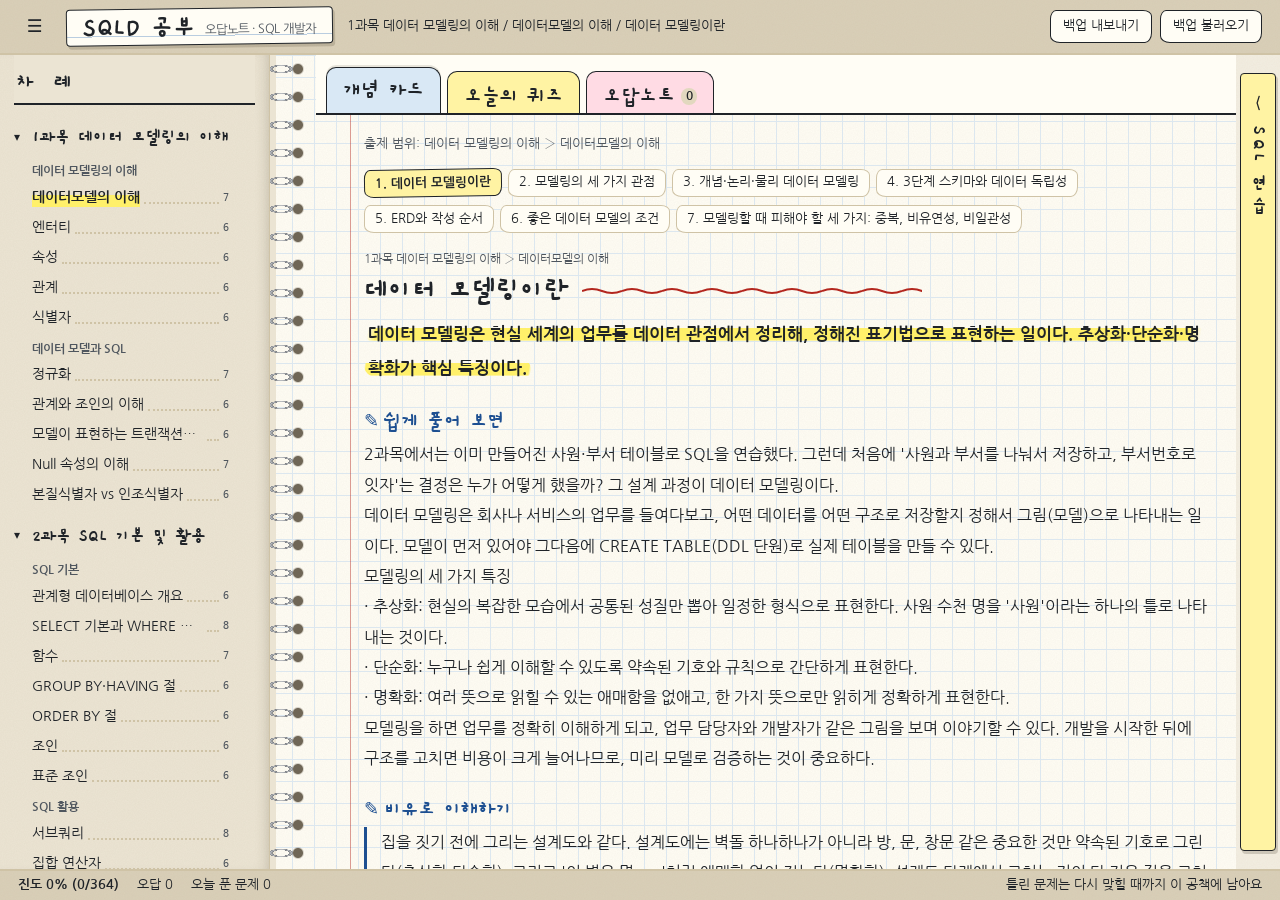
<file: index.html>
<!doctype html>
<html lang="ko">
<head>
  <meta charset="utf-8">
  <meta name="viewport" content="width=device-width, initial-scale=1">
  <title>SQLD 공부</title>
  <meta name="theme-color" content="#efe8d8">
  <link rel="manifest" href="manifest.webmanifest">
  <link rel="icon" href="icon.svg" type="image/svg+xml">
  <link rel="stylesheet" href="style.css">
</head>
<body>
  <div class="app" id="app">
    <header class="titlebar">
      <button type="button" class="icon-btn" id="btn-tree" aria-controls="explorer" aria-expanded="true" title="탐색기 열고 닫기">
        <span aria-hidden="true">☰</span><span class="sr-only">탐색기</span>
      </button>
      <!-- 공책 표지에 붙인 이름표 -->
      <div class="name-label">
        <h1 class="app-title">SQLD 공부</h1>
        <span class="name-sub">오답노트 · SQL 개발자</span>
      </div>
      <span class="title-path" id="title-path"></span>
      <div class="titlebar-actions">
        <button type="button" class="ghost" id="btn-export">백업 내보내기</button>
        <button type="button" class="ghost" id="btn-import">백업 불러오기</button>
        <input type="file" id="file-import" accept="application/json,.json" hidden>
      </div>
    </header>

    <main class="layout">
      <nav class="explorer" id="explorer" aria-label="과목과 단원">
        <div class="pane-head"><span>차 례</span></div>
        <div class="tree" id="tree"></div>
      </nav>

      <section class="panel panel-left" aria-label="공부">
        <div class="tabs" role="tablist">
          <button type="button" role="tab" data-tab="cards"><span class="tab-icon icon-md" aria-hidden="true"></span>개념 카드</button>
          <button type="button" role="tab" data-tab="quiz"><span class="tab-icon icon-quiz" aria-hidden="true"></span>오늘의 퀴즈</button>
          <button type="button" role="tab" data-tab="wrong"><span class="tab-icon icon-wrong" aria-hidden="true"></span>오답노트 <span class="badge" id="wrong-count">0</span></button>
        </div>
        <div class="view" id="view-cards" role="tabpanel"></div>
        <div class="view" id="view-quiz" role="tabpanel" hidden></div>
        <div class="view" id="view-wrong" role="tabpanel" hidden></div>
      </section>

      <section class="panel panel-right" id="practice" aria-label="SQL 연습">
        <div class="pane-head">
          <span>SQL 연습</span>
          <span class="pane-head-right">
            <span class="file-name">메모지</span>
            <button type="button" class="icon-btn" id="btn-practice-close" aria-controls="practice" aria-expanded="true" title="SQL 연습창 접기">
              <span aria-hidden="true">⟩</span><span class="sr-only">SQL 연습창 접기</span>
            </button>
          </span>
        </div>
        <div class="practice-body">
          <p class="notice"><span class="warn-mark" aria-hidden="true">⚠</span> 여기서는 SQLite로 실행돼요. <strong>오라클과 문법이 다를 수 있어요.</strong></p>
          <details class="schema">
            <summary>예제 테이블 구조</summary>
            <div id="schema-list"></div>
          </details>
          <div class="code-editor">
            <div class="gutter" id="editor-gutter" aria-hidden="true"></div>
            <div class="code-area">
              <pre class="code-hl" aria-hidden="true"><code id="editor-hl"></code></pre>
              <textarea id="sql-editor" spellcheck="false" autocapitalize="off" autocomplete="off" wrap="off" aria-label="SQL 입력"></textarea>
            </div>
          </div>
          <div class="editor-actions">
            <button type="button" class="primary" id="btn-run">▶ 실행 <span class="shortcut"><kbd>Ctrl</kbd>+<kbd>Enter</kbd></span></button>
            <button type="button" id="btn-reset-db" title="예제 테이블을 처음 상태로 되돌려요">테이블 초기화</button>
          </div>
          <div class="terminal">
            <div class="terminal-head"><span>결과</span><span class="terminal-tag">SQLite</span></div>
            <div class="terminal-body" id="sql-result" aria-live="polite"></div>
          </div>
        </div>
      </section>

      <!-- 연습창을 접었을 때만 보이는 막대. 누르면 다시 펼친다. -->
      <button type="button" class="practice-rail" id="btn-practice-open" aria-controls="practice" aria-expanded="true" title="SQL 연습창 펼치기">
        <span aria-hidden="true">⟨</span><span class="rail-label">SQL 연습</span>
      </button>
    </main>

    <footer class="statusbar" aria-label="상태">
      <span class="st-item" id="st-progress">진도 0%</span>
      <span class="st-item" id="st-wrong">오답 0</span>
      <span class="st-item" id="st-today">오늘 푼 문제 0</span>
      <span class="st-spacer"></span>
      <span class="st-item st-dim">틀린 문제는 다시 맞힐 때까지 이 공책에 남아요</span>
    </footer>
  </div>

  <div id="toast" role="status" hidden></div>

  <script src="vendor/sql-wasm.js"></script>
  <script type="module" src="app.js"></script>
</body>
</html>
</file>
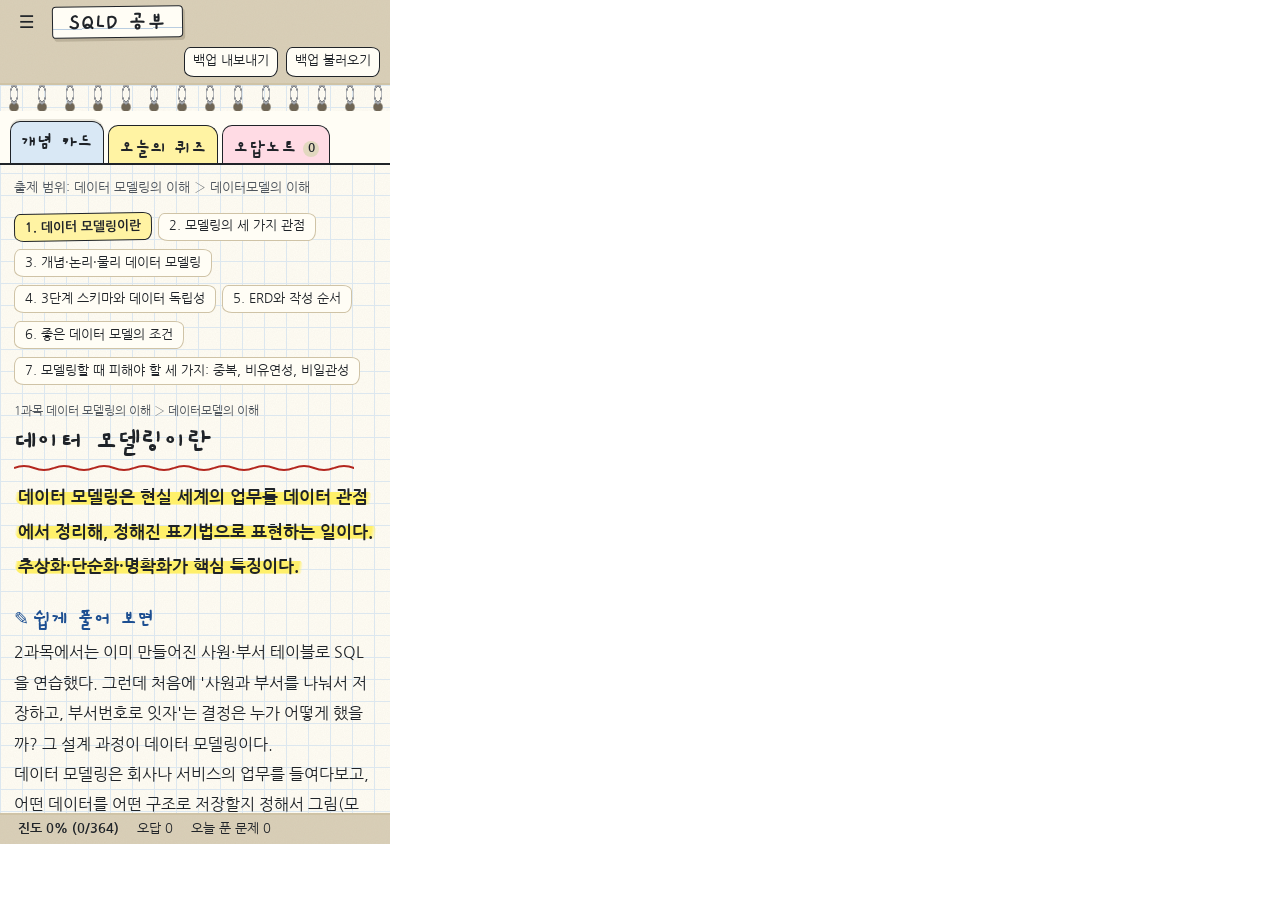
<file: tests/frame.html>
<!doctype html>
<html lang="ko">
<head>
  <meta charset="utf-8">
  <title>폭 고정 보기</title>
  <!-- 스크린샷용: 앱을 정해진 크기의 iframe 안에서 연다(헤드리스 Chrome은 창을 500px보다 좁게 못 만든다).
       예: frame.html?w=390&h=844&hash=cards&ui={"subject":1,"unit":1,"card":2}
       ui를 주면 그 카드가 열린 상태로 시작한다(?ns=shot 전용 저장소에만 쓴다). -->
  <style>html, body { margin: 0; } iframe { border: 0; display: block; }</style>
</head>
<body>
  <script>
    const p = new URLSearchParams(location.search);
    for (const k of Object.keys(localStorage)) if (k.startsWith('sqld-study:shot')) localStorage.removeItem(k);
    if (p.get('ui')) localStorage.setItem('sqld-study:shot:ui', p.get('ui'));
    const f = document.createElement('iframe');
    f.width = p.get('w') || 390;
    f.height = p.get('h') || 844;
    f.src = `../index.html?ns=shot#${p.get('hash') || 'cards'}`;
    document.body.append(f);
  </script>
</body>
</html>
</file>
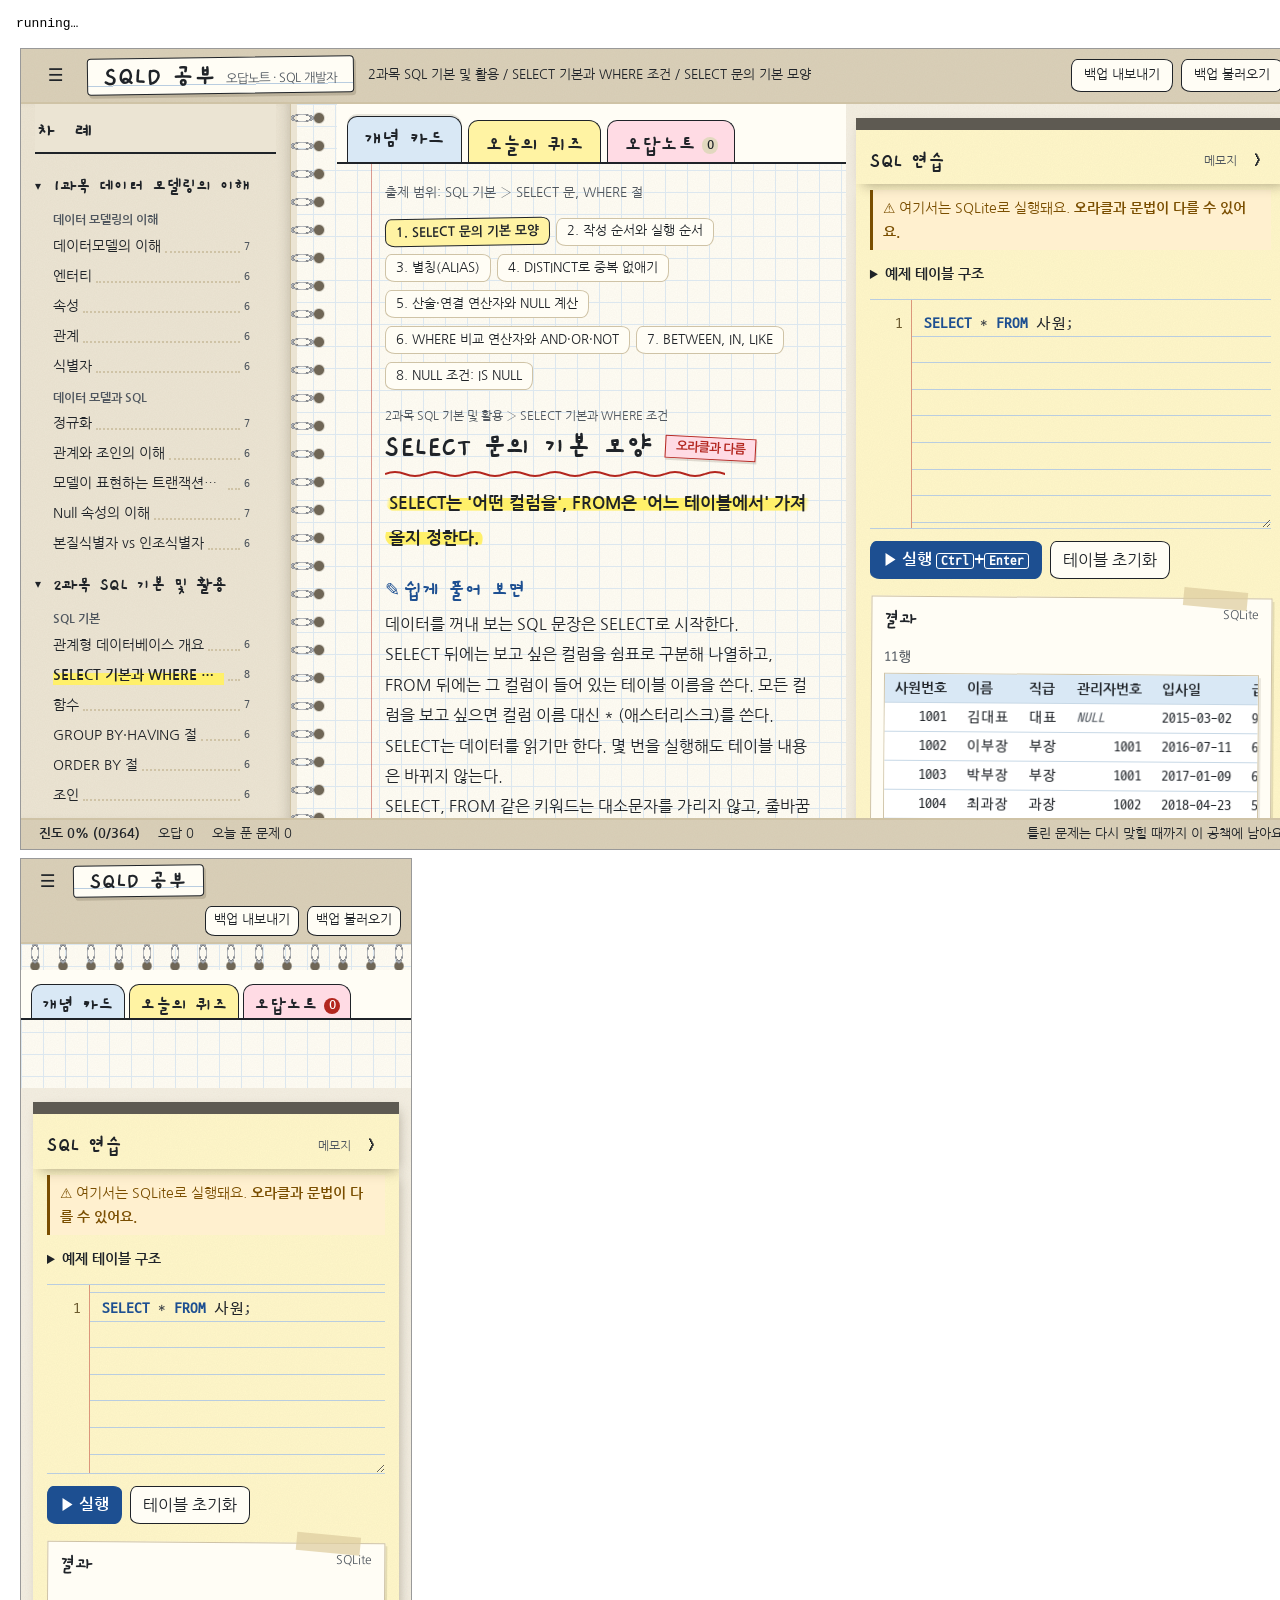
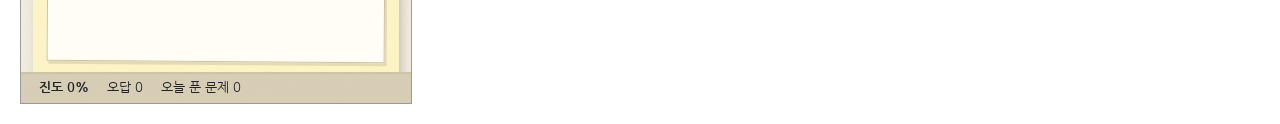
<file: tests/test.html>
<!doctype html>
<html lang="ko">
<head>
  <meta charset="utf-8">
  <title>SQLD 공부 테스트</title>
  <style>
    body { font-family: system-ui, sans-serif; margin: 16px; }
    iframe { border: 1px solid #999; margin: 4px; vertical-align: top; }
  </style>
</head>
<body>
  <pre id="out" data-status="running">running…</pre>
  <div id="frames"></div>
  <script src="../vendor/sql-wasm.js"></script>
  <script type="module" src="tests.js"></script>
</body>
</html>
</file>
<file: style.css>
/* 손때 묻은 오답노트 콘셉트.
   책상 위에 펼친 스프링 공책(모눈 종이, 스프링 구멍, 종이 결) 옆에 작은 메모지(SQL 연습)를 붙여 둔 모습.
   중요한 문장은 형광펜, 헷갈리는 점은 포스트잇, 오답노트는 문제를 오려 테이프로 붙인 조각.
   손글씨 글꼴(개구 Bold)은 제목에만, 본문은 나눔고딕. 글자색과 배경 대비는 모두 4.5:1 이상(tests/tests.js). */

@font-face { font-family: "D2Coding"; src: url("fonts/D2Coding-Ver1.3.2-20180524.ttf") format("truetype"); font-display: swap; }
@font-face { font-family: "NanumGothic"; src: url("fonts/NanumGothic-Regular.ttf") format("truetype"); font-weight: 400; font-display: swap; }
@font-face { font-family: "NanumGothic"; src: url("fonts/NanumGothic-Bold.ttf") format("truetype"); font-weight: 700; font-display: swap; }
@font-face { font-family: "Gaegu"; src: url("fonts/Gaegu-Bold.ttf") format("truetype"); font-weight: 700; font-display: swap; }

:root {
  color-scheme: light;
  --bg: #f3eee2;           /* 책상 위 종이 바탕 */
  --bg-side: #ebe4d3;      /* 차례 쪽(누런 종이) */
  --bg-panel: #fff7c9;     /* 메모지 */
  --bg-elev: #e2d8bf;      /* 고른 칸 */
  --bg-term: #fffdf5;      /* 공책 속지 */
  --page: #fffdf5;
  --grid: #dce7ef;         /* 모눈(장식) */
  --grid-strong: #c7d8e6;
  --rule: #b9cde0;         /* 메모지 줄(장식) */
  --desk: #d9cfb8;
  --line: #cfc3a6;
  --text: #1f2328;
  --muted: #4f565e;
  --accent: #1d4f91;       /* 파란 볼펜 */
  --gutter: #6b5a2e;
  --tok-keyword: #1d4f91;
  --tok-string: #2c6a2c;
  --tok-number: #8a4600;
  --tok-func: #7a2d8a;
  --tok-comment: #59606a;
  --tok-op: #3a3f45;
  --red: #b3261e;          /* 빨간 볼펜 */
  --marker: #fff06a;       /* 형광펜 */
  --postit: #fff3a3;
  --postit-pink: #ffdbe4;
  --tab-blue: #d9e8f5;
  --tape: rgba(222, 205, 160, 0.72);
  --ok: #22652d;
  --ok-bg: #e5f1e0;
  --bad: #b3261e;
  --bad-bg: #fbe8e5;
  --warn: #7a4e00;
  --warn-bg: #fff0cf;
  --primary: #1d4f91;
  --primary-text: #ffffff;

  --sans: "NanumGothic", "Malgun Gothic", "Apple SD Gothic Neo", system-ui, sans-serif;
  --hand: "Gaegu", "NanumGothic", cursive;
  --mono: "D2Coding", ui-monospace, Consolas, monospace;
  --side-w: 270px;
  --sq: 22px;              /* 모눈 한 칸 */
  --spiral: 46px;          /* 스프링이 차지하는 왼쪽 여백 */
  /* 종이 결: 아주 옅은 잡티 */
  --grain: url("data:image/svg+xml,%3Csvg xmlns='http://www.w3.org/2000/svg' width='160' height='160'%3E%3Cfilter id='n'%3E%3CfeTurbulence type='fractalNoise' baseFrequency='0.9' numOctaves='2' stitchTiles='stitch'/%3E%3CfeColorMatrix values='0 0 0 0 0.45 0 0 0 0 0.38 0 0 0 0 0.25 0 0 0 0.09 0'/%3E%3C/filter%3E%3Crect width='100%25' height='100%25' filter='url(%23n)'/%3E%3C/svg%3E");
}

* { box-sizing: border-box; }
html, body { height: 100%; }
body {
  margin: 0;
  background: var(--grain), var(--bg);
  color: var(--text);
  font-family: var(--sans);
  font-size: 16px;
  line-height: 1.75;
}
button, select, textarea, input { font: inherit; color: inherit; }
button {
  min-height: 34px;
  padding: 4px 12px;
  border: 1.5px solid var(--text);
  border-radius: 6px 9px 7px 10px / 9px 6px 10px 7px;
  background: var(--page);
  cursor: pointer;
}
button:hover:not(:disabled) { background: var(--postit); }
button:disabled { opacity: 0.55; cursor: default; }
button:focus-visible, textarea:focus-visible, summary:focus-visible { outline: 2.5px dashed var(--accent); outline-offset: 2px; }
button.primary { background: var(--primary); border-color: var(--primary); color: var(--primary-text); font-weight: 700; }
button.ghost { background: transparent; }
.sr-only { position: absolute; width: 1px; height: 1px; overflow: hidden; clip: rect(0 0 0 0); white-space: nowrap; }
kbd { font-family: var(--mono); font-size: 0.8em; padding: 0 4px; border: 1px solid currentColor; border-radius: 3px; }
code, pre { font-family: var(--mono); }

/* ---------- 틀 ---------- */
.app { display: grid; grid-template-rows: auto minmax(0, 1fr) auto; height: 100vh; }

/* 공책 표지 띠와 이름표 */
.titlebar {
  display: flex;
  align-items: center;
  gap: 14px;
  padding: 8px 18px;
  background: var(--grain), var(--desk);
  border-bottom: 2px solid var(--line);
}
.name-label {
  display: flex;
  align-items: baseline;
  gap: 10px;
  padding: 2px 16px 0;
  background: var(--page);
  border: 1.5px solid var(--text);
  border-radius: 4px;
  box-shadow: 2px 3px 0 rgba(60, 50, 30, 0.18);
  transform: rotate(-0.8deg);
  background-image: linear-gradient(transparent calc(100% - 9px), var(--rule) calc(100% - 9px), var(--rule) calc(100% - 8px), transparent calc(100% - 8px));
}
.app-title { margin: 0; font-family: var(--hand); font-size: 1.7rem; font-weight: 700; line-height: 1.2; white-space: nowrap; }
.name-sub { font-size: 0.78rem; color: var(--muted); white-space: nowrap; }
.title-path { flex: 1; min-width: 0; color: var(--text); font-size: 0.82rem; overflow: hidden; text-overflow: ellipsis; white-space: nowrap; }
.titlebar-actions { display: flex; gap: 8px; }
.titlebar-actions button { font-size: 0.82rem; min-height: 30px; background: var(--page); }
.icon-btn { min-height: 30px; width: 34px; padding: 0; background: transparent; border-color: transparent; font-size: 1.1rem; }

.layout {
  display: grid;
  grid-template-columns: var(--side-w) minmax(0, 1fr) minmax(0, 0.82fr);
  grid-template-areas: "tree main practice";
  min-height: 0;
}
.app.tree-hidden .layout { grid-template-columns: minmax(0, 1fr) minmax(0, 0.82fr); grid-template-areas: "main practice"; }
.app.tree-hidden .explorer { display: none; }
.explorer { grid-area: tree; }
.panel-left { grid-area: main; }
.panel-right { grid-area: practice; }
.app.practice-hidden .panel-right { display: none; }
.app.practice-hidden .layout { grid-template-columns: var(--side-w) minmax(0, 1fr) 44px; grid-template-areas: "tree main rail"; }
.app.practice-hidden.tree-hidden .layout { grid-template-columns: minmax(0, 1fr) 44px; grid-template-areas: "main rail"; }
.explorer, .panel { min-height: 0; overflow: auto; }

/* 차례 쪽 */
.explorer { background: var(--grain), var(--bg-side); border-right: 1px solid var(--line); box-shadow: inset -10px 0 14px -10px rgba(60, 50, 30, 0.25); }

/* 공책 속지: 모눈 + 스프링 구멍과 고리. background-attachment: local로 내용과 함께 스크롤된다 */
.panel-left {
  position: relative;
  padding-left: var(--spiral);
  background:
    radial-gradient(ellipse 15px 5px at 11px 50%, transparent 55%, #7c7f84 58%, #b7babe 70%, #7c7f84 80%, transparent 84%) 0 0 / var(--spiral) 28px repeat-y local,
    radial-gradient(circle at 28px 50%, #6f6656 0 4.5px, rgba(111, 102, 86, 0.25) 5.5px, transparent 6.5px) 0 0 / var(--spiral) 28px repeat-y local,
    linear-gradient(to right, var(--bg-side) 0 6px, transparent 6px) 0 0 / 100% 100% no-repeat local,
    linear-gradient(to right, transparent calc(var(--spiral) + 34px), rgba(179, 38, 30, 0.45) calc(var(--spiral) + 34px) calc(var(--spiral) + 35.5px), transparent calc(var(--spiral) + 35.5px)) local,
    linear-gradient(var(--grid) 1px, transparent 1px) 0 0 / var(--sq) var(--sq) local,
    linear-gradient(90deg, var(--grid) 1px, transparent 1px) 0 0 / var(--sq) var(--sq) local,
    var(--grain) local,
    var(--page);
}

.pane-head {
  display: flex;
  justify-content: space-between;
  align-items: center;
  gap: 8px;
  padding: 8px 16px 4px;
  font-family: var(--hand);
  font-size: 1.3rem;
  font-weight: 700;
  position: sticky;
  top: 0;
  z-index: 1;
  background: inherit;
}
.explorer .pane-head { background: var(--bg-side); border-bottom: 2px solid var(--text); margin: 0 14px; padding: 10px 2px 2px; letter-spacing: 0.3em; }
.pane-head-right { display: flex; align-items: center; gap: 6px; }
.file-name { font-family: var(--sans); font-size: 0.75rem; font-weight: 400; color: var(--muted); }
.pane-head .icon-btn { width: 28px; min-height: 26px; font-size: 1rem; }

.practice-rail {
  grid-area: rail;
  display: none;
  flex-direction: column;
  align-items: center;
  gap: 10px;
  margin: 18px 4px;
  padding: 14px 0;
  border: 1.5px solid var(--text);
  border-radius: 4px;
  background: var(--postit);
  box-shadow: 2px 3px 0 rgba(60, 50, 30, 0.2);
}
.app.practice-hidden .practice-rail { display: flex; }
.rail-label { writing-mode: vertical-rl; letter-spacing: 0.2em; font-family: var(--hand); font-size: 1.1rem; font-weight: 700; }

/* ---------- 차례: 점선 지시선이 있는 목차 ---------- */
.tree { padding: 6px 14px 20px; font-size: 0.9rem; }
.tree button { border: 0; border-radius: 0; background: transparent; width: 100%; text-align: left; min-height: 30px; }
.tree-subject { display: flex; align-items: center; gap: 6px; padding: 10px 0 2px; font-family: var(--hand); font-size: 1.15rem; font-weight: 700; }
.tree-subject .caret { width: 1em; font-family: var(--sans); font-size: 0.75rem; }
.tree-group { padding: 6px 0 0 18px; font-size: 0.76rem; font-weight: 700; color: var(--muted); }
.tree-unit {
  display: grid;
  grid-template-columns: minmax(0, auto) minmax(12px, 1fr) auto 1.5em;
  align-items: center;
  gap: 4px;
  padding: 0 0 0 18px;
}
.tree-unit .file-icon { display: none; }
.tree-unit::after {
  content: "";
  grid-column: 2;
  grid-row: 1;
  align-self: end;
  margin-bottom: 9px;
  border-bottom: 2px dotted var(--line);
}
.tree-unit:hover .tree-name { text-decoration: underline; text-decoration-color: var(--accent); }
.tree-unit[aria-current="true"] .tree-name {
  font-weight: 700;
  background: linear-gradient(transparent 40%, var(--marker) 40% 90%, transparent 90%);
}
.tree-unit.empty-unit .tree-name { color: var(--muted); }
.tree-name { grid-column: 1; grid-row: 1; min-width: 0; overflow: hidden; text-overflow: ellipsis; white-space: nowrap; }
.tree-count { grid-column: 3; grid-row: 1; font-family: var(--mono); font-size: 0.78rem; color: var(--muted); }
.tree-mark { grid-column: 4; grid-row: 1; justify-self: center; font-family: var(--hand); font-size: 1.15rem; font-weight: 700; line-height: 1; color: var(--red); }
.tree-mark.partial { color: var(--accent); }
.tree-mark.done { transform: rotate(-8deg) scale(1.2); }

/* ---------- 탭: 공책 위로 튀어나온 색 인덱스 ---------- */
.tabs {
  display: flex;
  gap: 6px;
  padding: 12px 18px 0 10px;
  border-bottom: 2px solid var(--text);
  position: sticky;
  top: 0;
  z-index: 2;
  background: var(--page);
  overflow-x: auto;
}
.tabs button {
  display: flex;
  align-items: center;
  gap: 6px;
  margin-bottom: -2px;
  padding: 4px 16px 2px;
  border: 1.5px solid var(--text);
  border-bottom: 0;
  border-radius: 10px 12px 0 0;
  font-family: var(--hand);
  font-size: 1.35rem;
  font-weight: 700;
  white-space: nowrap;
  transform: translateY(4px);
}
.tabs button[data-tab="cards"] { background: var(--tab-blue); }
.tabs button[data-tab="quiz"] { background: var(--postit); }
.tabs button[data-tab="wrong"] { background: var(--postit-pink); }
.tabs button[aria-selected="true"] { transform: none; padding-bottom: 6px; box-shadow: 0 -2px 0 rgba(60, 50, 30, 0.12); }
.tab-icon { display: none; }
.badge {
  display: inline-grid;
  place-items: center;
  min-width: 1.4em;
  height: 1.4em;
  padding: 0 4px;
  border-radius: 50%;
  background: var(--red);
  color: var(--primary-text);
  font-family: var(--sans);
  font-size: 0.72rem;
  font-weight: 700;
  line-height: 1;
}
.badge.zero { background: var(--bg-elev); color: var(--text); }

.view { padding: 18px 28px 32px 48px; }

/* ---------- 개념 카드: 공책 한 쪽에 정리한 필기 ---------- */
.scope { margin: 0 0 10px; font-size: 0.82rem; color: var(--muted); }
.card-nav { list-style: none; margin: 0 0 16px; padding: 0; display: flex; flex-wrap: wrap; gap: 6px; }
.card-nav button { min-height: 28px; padding: 1px 10px; font-size: 0.8rem; background: var(--page); border-width: 1px; border-color: var(--line); }
.card-nav button[aria-current="true"] { background: var(--postit); border-color: var(--text); font-weight: 700; transform: rotate(-1deg); }
.card-pager { display: flex; justify-content: space-between; align-items: center; gap: 8px; margin-top: 14px; }
.meta { color: var(--muted); font-size: 0.85rem; font-family: var(--mono); }

.card { position: relative; padding: 0 0 10px; line-height: 1.9; }
.crumb { font-size: 0.78rem; color: var(--muted); line-height: 1.6; }
.card h3 {
  margin: 4px 0 14px;
  font-family: var(--hand);
  font-size: 2.1rem;
  font-weight: 700;
  line-height: 1.25;
  display: flex;
  align-items: center;
  gap: 4px 14px;
  flex-wrap: wrap;
}
/* 제목 아래 빨간 볼펜 물결 밑줄 */
.card h3::after {
  content: "";
  flex-basis: 100%;
  height: 8px;
  max-width: 340px;
  background: url("data:image/svg+xml,%3Csvg xmlns='http://www.w3.org/2000/svg' width='40' height='8'%3E%3Cpath d='M0 4 Q10 0 20 4 T40 4' fill='none' stroke='%23b3261e' stroke-width='2'/%3E%3C/svg%3E") 0 0 / 40px 8px repeat-x;
}
.tag-oracle {
  font-family: var(--sans);
  font-size: 0.78rem;
  font-weight: 700;
  line-height: 1.7;
  padding: 0 10px;
  background: var(--postit-pink);
  border: 1px solid var(--red);
  color: var(--red);
  transform: rotate(3deg);
  box-shadow: 1px 2px 0 rgba(60, 50, 30, 0.15);
}
/* 형광펜으로 그은 요약 */
.summary { margin: 0 0 6px; font-size: 1.08rem; font-weight: 700; line-height: 2; }
.marker {
  color: inherit;
  padding: 0 4px;
  background: linear-gradient(100deg, transparent 0.5%, var(--marker) 1.5% 98%, transparent 99.5%) 0 62% / 100% 70% no-repeat;
  -webkit-box-decoration-break: clone;
  box-decoration-break: clone;
  border-radius: 4px 10px 6px 12px;
}
.sec { margin-top: 20px; }
.sec-title {
  display: inline-block;
  margin: 0 0 4px;
  font-family: var(--hand);
  font-size: 1.32rem;
  font-weight: 700;
  color: var(--accent);
  line-height: 1.3;
}
.sec-title::before { content: "✎ "; font-family: var(--sans); font-size: 0.85em; }
.sec p { margin: 0; }
.desc { white-space: pre-line; }
.sec ul { margin: 0; padding-left: 1.3em; }
.sec li + li { margin-top: 4px; }
.sec-analogy p { padding-left: 14px; border-left: 3px solid var(--accent); }

/* 헷갈리기 쉬운 점 = 포스트잇 */
.sec-pitfalls ul { list-style: none; padding: 8px 0 0; display: grid; grid-template-columns: repeat(auto-fill, minmax(220px, 1fr)); gap: 18px 14px; }
.sec-pitfalls li {
  position: relative;
  margin: 0 !important;
  padding: 16px 14px 14px;
  background: var(--postit);
  font-size: 0.94rem;
  line-height: 1.65;
  box-shadow: 0 1px 1px rgba(60, 50, 30, 0.12), 3px 6px 10px -4px rgba(60, 50, 30, 0.35);
  transform: rotate(-1.2deg);
  border-radius: 0 0 14px 0 / 0 0 6px 0;
}
.sec-pitfalls li:nth-child(even) { background: var(--postit-pink); transform: rotate(1.4deg); }
.sec-pitfalls li:nth-child(3n) { transform: rotate(-0.4deg); }
.sec-pitfalls li::before { content: ""; position: absolute; top: -8px; left: 50%; width: 58px; height: 16px; margin-left: -29px; background: var(--tape); transform: rotate(-3deg); }

/* 오라클 차이 = 경고 띠 */
.sec-oracle { padding: 10px 14px; background: var(--warn-bg); border: 1.5px dashed var(--warn); border-left: 3px solid var(--warn); }
.sec-oracle .sec-title { color: var(--warn); }
.sec-oracle .sec-title::before { content: "⚠ "; }
.sec-exam { padding-top: 6px; }
.sec-exam > p { font-weight: 700; }
.card-quiz { margin-top: 10px; }
.card-quiz .quiz-head .crumb { display: none; }

/* 예시 SQL = 출력해서 붙인 종이 */
pre.sql, pre.diagram {
  position: relative;
  margin: 10px 4px 14px 0;
  padding: 12px 0;
  background: #ffffff;
  border: 1px solid var(--line);
  box-shadow: 2px 3px 0 rgba(60, 50, 30, 0.12);
  font-size: 0.92rem;
  line-height: 1.65;
  overflow-x: auto;
  counter-reset: line;
  transform: rotate(-0.3deg);
}
pre.sql .line { display: block; padding-right: 14px; white-space: pre; }
pre.sql .line::before {
  counter-increment: line;
  content: counter(line);
  display: inline-block;
  width: 2.4em;
  margin-right: 12px;
  padding-right: 8px;
  text-align: right;
  color: var(--gutter);
}
pre.diagram { padding: 12px 16px; white-space: pre-wrap; }
.card-actions { display: flex; gap: 10px; flex-wrap: wrap; }
.example-result { margin-top: 12px; }
.sub-title { margin: 0 0 4px; font-size: 0.8rem; font-weight: 700; color: var(--muted); }
.figure { margin: 0 0 12px; }
.figure-note { margin: 4px 0 0; font-size: 0.85rem; color: var(--muted); }
.figure table.result td { white-space: normal; word-break: keep-all; }

.tok-keyword { color: var(--tok-keyword); font-weight: 700; }
.tok-string { color: var(--tok-string); }
.tok-number { color: var(--tok-number); }
.tok-func { color: var(--tok-func); }
.tok-comment { color: var(--tok-comment); font-style: italic; }
.tok-op { color: var(--tok-op); }
.tok-ident { color: var(--tok-string); }

.table-wrap { overflow: auto; border: 1px solid var(--line); margin-bottom: 8px; max-height: 60vh; background: #ffffff; box-shadow: 2px 3px 0 rgba(60, 50, 30, 0.1); }
table.result { border-collapse: collapse; width: 100%; font-family: var(--mono); font-size: 0.86rem; line-height: 1.6; }
table.result th, table.result td { padding: 3px 10px; border-bottom: 1px solid var(--grid-strong); text-align: left; white-space: nowrap; }
table.result th { position: sticky; top: 0; background: var(--tab-blue); font-weight: 700; font-family: var(--sans); }
table.result td.null { color: var(--muted); font-style: italic; }
table.result td.num { text-align: right; }

/* ---------- 퀴즈: 공책에 풀어 보는 문제 ---------- */
.quiz-head { display: flex; justify-content: space-between; align-items: baseline; gap: 10px; flex-wrap: wrap; }
.progress { font-family: var(--hand); font-size: 1.5rem; font-weight: 700; color: var(--accent); }
.question { margin: 10px 0 14px; font-size: 1.12rem; font-weight: 700; line-height: 1.8; }
.choices { list-style: none; margin: 0; padding: 0; display: grid; gap: 6px; }
.choices button {
  width: 100%;
  text-align: left;
  display: flex;
  gap: 12px;
  align-items: center;
  padding: 6px 12px;
  border: 1.5px solid transparent;
  border-radius: 6px;
  background: transparent;
}
.choices button:hover:not(:disabled) { background: var(--postit); border-color: var(--line); }
.choices button:disabled { opacity: 1; cursor: default; }
.choices kbd {
  position: relative;
  flex: none;
  display: grid;
  place-items: center;
  width: 26px;
  height: 26px;
  padding: 0;
  border: 1.5px solid var(--text);
  border-radius: 50%;
  font-family: var(--sans);
  font-size: 0.82rem;
  font-weight: 700;
}
/* 빨간 볼펜: 정답은 동그라미, 틀리게 고른 답은 두 줄 긋기 */
.choices button.correct kbd::after {
  content: "";
  position: absolute;
  inset: -7px -9px;
  border: 2.5px solid var(--red);
  border-radius: 55% 45% 50% 50% / 50% 55% 45% 50%;
  transform: rotate(-10deg);
}
.choices button.correct span { font-weight: 700; background: linear-gradient(transparent 45%, var(--marker) 45% 90%, transparent 90%); }
.choices button.wrong span { text-decoration: line-through double var(--red); text-decoration-thickness: 1.5px; }
.choices button.wrong kbd { color: var(--red); border-color: var(--red); }

/* 해설 = 붙여 둔 포스트잇 */
.feedback {
  position: relative;
  margin: 22px 0 0;
  padding: 16px 18px 14px;
  background: var(--postit);
  box-shadow: 0 1px 1px rgba(60, 50, 30, 0.12), 4px 8px 12px -6px rgba(60, 50, 30, 0.4);
  transform: rotate(-0.6deg);
  max-width: 640px;
}
.feedback::before { content: ""; position: absolute; top: -9px; left: 28px; width: 70px; height: 18px; background: var(--tape); transform: rotate(-4deg); }
.feedback.bad { background: var(--postit-pink); }
.feedback strong { font-family: var(--hand); font-size: 1.45rem; font-weight: 700; margin-right: 6px; }
.feedback.ok strong { color: var(--ok); }
.feedback.bad strong { color: var(--red); }
.feedback p { margin: 4px 0; }
.row { display: flex; gap: 8px; flex-wrap: wrap; margin-top: 14px; }
.hint, .empty { color: var(--muted); }
.view h3 { font-family: var(--hand); font-size: 1.8rem; font-weight: 700; margin: 4px 0 8px; }
/* 점수 = 빨간 볼펜으로 크게 쓰고 동그라미 */
.score {
  display: inline-block;
  margin: 4px 0 6px 10px;
  padding: 4px 22px;
  font-family: var(--hand);
  font-size: 3rem;
  font-weight: 700;
  line-height: 1.2;
  color: var(--red);
  border: 3px solid var(--red);
  border-radius: 48% 52% 45% 55% / 55% 45% 55% 45%;
  transform: rotate(-4deg);
}

/* ---------- 오답노트: 문제지에서 오려 테이프로 붙인 조각 ---------- */
#view-wrong { display: flex; flex-direction: column; align-items: flex-start; }
#view-wrong > .row, #view-wrong > .empty { align-self: stretch; }
.wrong-item {
  position: relative;
  width: min(100%, 640px);
  margin: 14px 0 18px;
  padding: 16px 20px 14px;
  background: #ffffff;
  border: 1px solid var(--line);
  box-shadow: 2px 4px 8px -2px rgba(60, 50, 30, 0.28);
  transform: rotate(-0.7deg);
}
.wrong-item:nth-of-type(even) { transform: rotate(0.8deg); margin-left: 22px; }
.wrong-item:nth-of-type(3n) { transform: rotate(-0.2deg); margin-left: 8px; }
/* 가위로 자른 가장자리: 아래쪽이 살짝 들쭉날쭉 */
.wrong-item::after {
  content: "";
  position: absolute;
  left: 0;
  right: 0;
  bottom: -6px;
  height: 6px;
  background: linear-gradient(135deg, #ffffff 33%, transparent 33%) 0 0 / 9px 6px repeat-x, linear-gradient(225deg, #ffffff 33%, transparent 33%) 0 0 / 9px 6px repeat-x;
}
.tape { position: absolute; top: -10px; left: 50%; width: 92px; height: 22px; margin-left: -46px; background: var(--tape); transform: rotate(-3deg); box-shadow: 0 1px 1px rgba(60, 50, 30, 0.12); }
.wrong-item:nth-of-type(even) .tape { left: 18%; transform: rotate(4deg); }
.wrong-item .crumb { padding-right: 52px; }
.wrong-item p { margin: 6px 0; }
.clip-choices { list-style: none; margin: 4px 0 8px; padding: 0; display: grid; grid-template-columns: minmax(0, 1fr); gap: 2px; font-size: 0.92rem; }
.clip-choices li { display: flex; gap: 8px; align-items: baseline; }
.clip-no { flex: none; display: inline-grid; place-items: center; width: 1.45em; height: 1.45em; border: 1px solid var(--text); border-radius: 50%; font-size: 0.78rem; line-height: 1; }
.clip-choices li.is-answer { font-weight: 700; }
.clip-choices li.is-answer .clip-no { border: 2.5px solid var(--red); color: var(--red); transform: rotate(-8deg) scale(1.15); }
.wrong-item .hint { color: var(--red); font-weight: 700; border-top: 1px dashed var(--line); padding-top: 6px; }
.wrong-times { position: absolute; top: 6px; right: 14px; font-family: var(--hand); font-size: 1.7rem; font-weight: 700; color: var(--red); transform: rotate(8deg); line-height: 1; }
.errors { background: var(--bad-bg); border: 1.5px solid var(--bad); padding: 10px 14px; }
.errors ul { margin: 6px 0 0; padding-left: 20px; font-family: var(--mono); font-size: 0.85rem; }

/* ---------- SQL 연습: 공책 옆에 붙인 메모지 묶음 ---------- */
.panel-right { padding: 14px 16px 20px 10px; background: transparent; }
.panel-right > .pane-head,
.practice-body { background-color: var(--bg-panel); box-shadow: 3px 5px 12px -4px rgba(60, 50, 30, 0.4); }
.panel-right > .pane-head {
  position: relative;
  top: auto;
  padding: 14px 14px 4px;
  border-top: 12px solid #5e5a52;     /* 메모지 묶음의 풀칠한 머리 */
  background-image: var(--grain);
}
.practice-body {
  display: flex;
  flex-direction: column;
  gap: 12px;
  padding: 6px 14px 18px;
  background-image: var(--grain);
}
.notice { margin: 0; padding: 6px 10px; background: var(--warn-bg); border-left: 3px solid var(--warn); color: var(--warn); font-size: 0.86rem; }
.notice strong { color: var(--warn); }
.schema summary { cursor: pointer; font-size: 0.88rem; font-weight: 700; }
.schema-table { margin: 6px 0; font-size: 0.86rem; }
.schema-table code { color: var(--tok-func); }
.code-editor {
  display: flex;
  height: 230px;
  min-height: 120px;
  resize: vertical;
  overflow: hidden;
  border-top: 1px solid var(--rule);
  border-bottom: 1px solid var(--rule);
  font-family: var(--mono);
  font-size: 0.95rem;
  line-height: 1.75;
}
.code-editor:focus-within { box-shadow: inset 0 0 0 2px var(--accent); }
.gutter { flex: none; width: 2.8em; padding: 10px 8px 10px 0; text-align: right; color: var(--gutter); border-right: 1.5px solid rgba(179, 38, 30, 0.45); overflow: hidden; white-space: pre; user-select: none; }
/* 메모지 줄 */
.code-area { position: relative; flex: 1; min-width: 0; background: repeating-linear-gradient(to bottom, transparent 0 calc(1.75em - 1px), var(--rule) calc(1.75em - 1px) 1.75em); background-position: 0 10px; }
.code-hl, #sql-editor { position: absolute; inset: 0; margin: 0; padding: 10px 12px; font: inherit; line-height: inherit; white-space: pre; tab-size: 2; overflow: auto; border: 0; }
.code-hl { pointer-events: none; color: var(--text); overflow: hidden; }
#sql-editor { resize: none; background: transparent; color: transparent; caret-color: var(--text); outline: none; }
#sql-editor::selection { background: rgba(29, 79, 145, 0.25); color: transparent; }
.code-editor.flash { animation: flash 0.8s ease-out; }
@keyframes flash { from { background-color: var(--marker); } to { background-color: transparent; } }
.editor-actions { display: flex; gap: 8px; flex-wrap: wrap; }
/* 결과 = 한 장 뜯어 붙인 흰 종이 */
.terminal { position: relative; margin-top: 6px; background: var(--bg-term); border: 1px solid var(--line); min-height: 120px; transform: rotate(0.4deg); box-shadow: 2px 3px 0 rgba(60, 50, 30, 0.12); }
.terminal::before { content: ""; position: absolute; top: -9px; right: 24px; width: 64px; height: 18px; background: var(--tape); transform: rotate(5deg); }
.terminal-head { display: flex; justify-content: space-between; padding: 6px 12px 0; font-family: var(--hand); font-size: 1.2rem; font-weight: 700; }
.terminal-tag { font-family: var(--sans); font-size: 0.75rem; font-weight: 400; color: var(--muted); }
.terminal-body { padding: 4px 12px 10px; font-family: var(--mono); font-size: 0.86rem; }
.result-msg { margin: 4px 0; color: var(--muted); font-family: var(--mono); }
.result-error { margin: 4px 0; color: var(--bad); font-family: var(--mono); white-space: pre-wrap; }

/* ---------- 아래 띠 ---------- */
.statusbar {
  display: flex;
  align-items: center;
  gap: 4px 18px;
  flex-wrap: wrap;
  padding: 3px 18px;
  background: var(--grain), var(--desk);
  border-top: 2px solid var(--line);
  font-size: 0.82rem;
}
.st-item { white-space: nowrap; }
#st-progress { font-weight: 700; }
.st-spacer { flex: 1; }
.st-dim { color: var(--text); }

#toast { position: fixed; left: 50%; bottom: 44px; transform: translateX(-50%) rotate(-1deg); padding: 10px 18px; background: var(--postit); color: var(--text); box-shadow: 3px 6px 12px -4px rgba(60, 50, 30, 0.45); max-width: calc(100vw - 32px); }

/* ---------- 중간 너비 ---------- */
@media (max-width: 1099px) {
  .layout { grid-template-columns: var(--side-w) minmax(0, 1fr); grid-template-areas: "tree main" "tree practice"; grid-template-rows: auto auto; overflow: auto; }
  .app.tree-hidden .layout { grid-template-columns: minmax(0, 1fr); grid-template-areas: "main" "practice"; }
  .app.practice-hidden .layout { grid-template-columns: var(--side-w) minmax(0, 1fr); grid-template-areas: "tree main" "tree rail"; }
  .app.practice-hidden.tree-hidden .layout { grid-template-columns: minmax(0, 1fr); grid-template-areas: "main" "rail"; }
  .practice-rail { flex-direction: row; justify-content: flex-start; margin: 10px 16px; padding: 8px 16px; }
  .rail-label { writing-mode: horizontal-tb; }
  .explorer, .panel { overflow: visible; }
  .panel-right { padding: 16px 20px 24px; }
}

/* ---------- 폰: 스프링은 위쪽으로 ---------- */
@media (max-width: 860px) {
  :root { --spiral: 0px; }
  .app { height: auto; min-height: 100vh; }
  .layout, .app.tree-hidden .layout { grid-template-columns: minmax(0, 1fr); grid-template-areas: "tree" "main" "practice"; }
  .app.practice-hidden .layout, .app.practice-hidden.tree-hidden .layout { grid-template-columns: minmax(0, 1fr); grid-template-areas: "tree" "main" "rail"; }
  .explorer { border-right: 0; border-bottom: 1px solid var(--line); box-shadow: none; }
  .panel-left {
    padding-top: 26px;
    background:
      radial-gradient(ellipse 5px 13px at 50% 9px, transparent 55%, #7c7f84 58%, #b7babe 70%, #7c7f84 80%, transparent 84%) 0 0 / 28px 26px repeat-x,
      radial-gradient(circle at 50% 22px, #6f6656 0 4px, transparent 5.5px) 0 0 / 28px 26px repeat-x,
      linear-gradient(var(--grid) 1px, transparent 1px) 0 0 / var(--sq) var(--sq) local,
      linear-gradient(90deg, var(--grid) 1px, transparent 1px) 0 0 / var(--sq) var(--sq) local,
      var(--grain) local,
      var(--page);
  }
  .titlebar { flex-wrap: wrap; padding: 6px 10px; gap: 8px; }
  .name-sub, .title-path { display: none; }
  .app-title { font-size: 1.45rem; }
  .titlebar-actions { margin-left: auto; }
  .titlebar-actions button { padding: 2px 8px; }
  .tabs { padding: 10px 10px 0; gap: 4px; }
  .tabs button { padding: 4px 10px 2px; font-size: 1.2rem; }
  .view { padding: 12px 14px 22px; }
  .card h3 { font-size: 1.75rem; }
  .sec-pitfalls ul { grid-template-columns: minmax(0, 1fr); }
  .wrong-item, .wrong-item:nth-of-type(even), .wrong-item:nth-of-type(3n) { margin-left: 0; }
  .panel-right { padding: 14px 12px 20px; }
  .code-editor { height: 190px; }
  .editor-actions .shortcut { display: none; }
  .statusbar { position: sticky; bottom: 0; }
  .statusbar .st-dim, .statusbar .st-spacer { display: none; }
}
</file>
